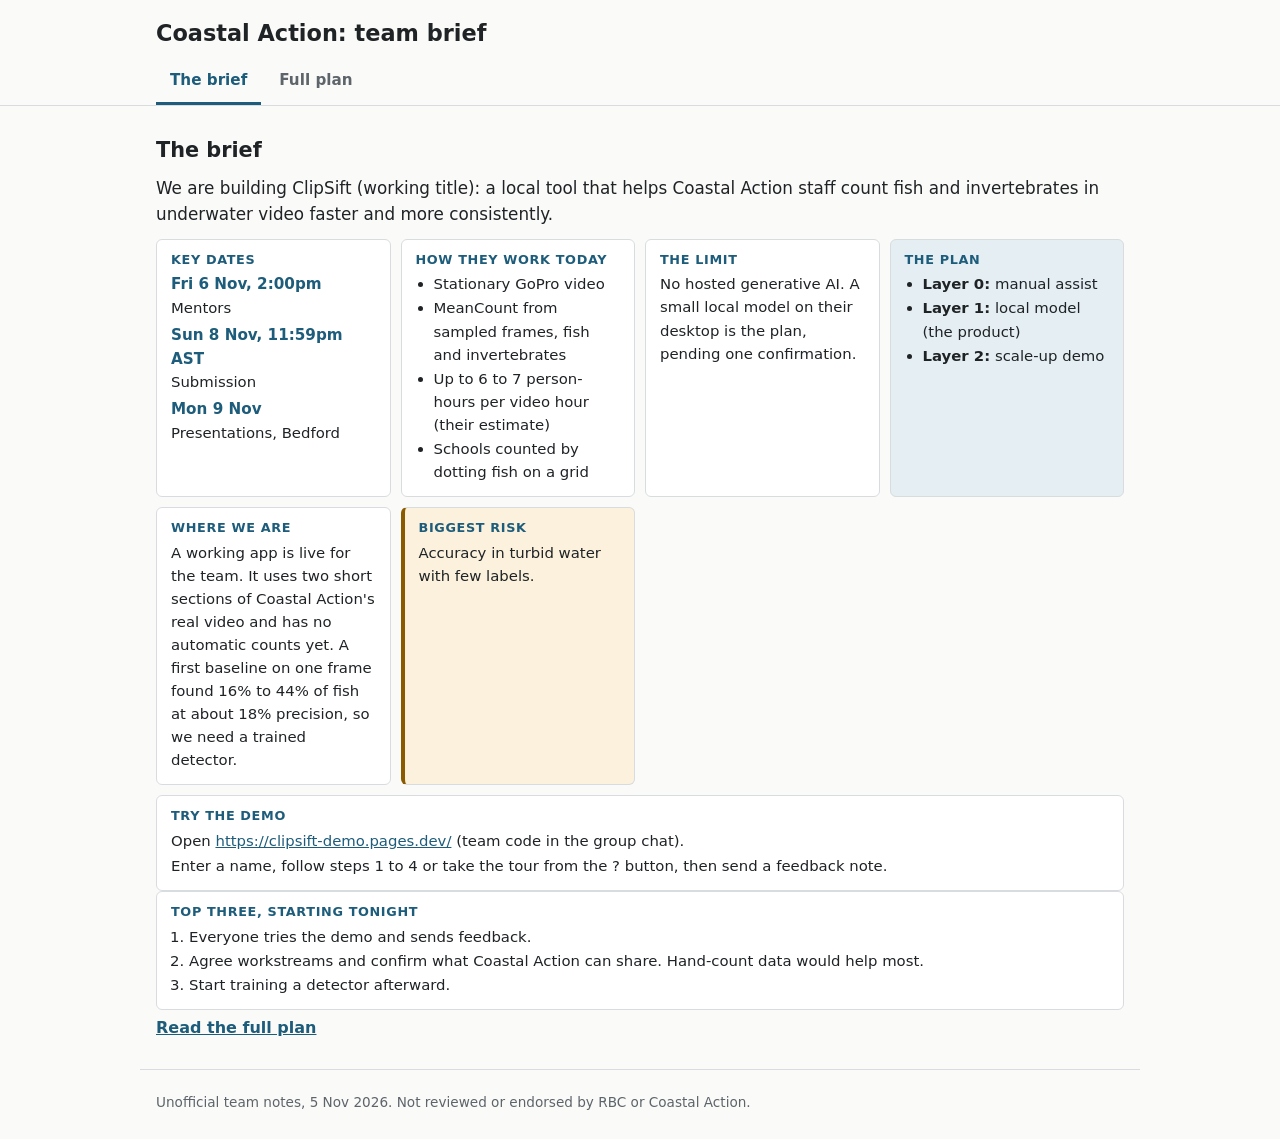
<file: docs/background/HubHacks-2026-Team-Brief.html>
<!DOCTYPE html>
<html lang="en">
<head>
<meta charset="utf-8">
<meta name="viewport" content="width=device-width, initial-scale=1">
<title>Coastal Action: team brief</title>
<style>
:root{--bg:#fafaf8;--fg:#1f2326;--muted:#5d646a;--line:#d9dcde;--card:#ffffff;--accent:#1d5c7a;--accentbg:#e4eef3;--warn:#8a5a00;--warnbg:#fbf1dc;--radius:6px}
@media (prefers-color-scheme:dark){:root:not([data-theme="light"]){--bg:#16191b;--fg:#e4e6e7;--muted:#a0a8ad;--line:#33393d;--card:#1d2124;--accent:#7fc0dd;--accentbg:#1f3440;--warn:#e8c477;--warnbg:#3a2f16}}
:root[data-theme="dark"]{--bg:#16191b;--fg:#e4e6e7;--muted:#a0a8ad;--line:#33393d;--card:#1d2124;--accent:#7fc0dd;--accentbg:#1f3440;--warn:#e8c477;--warnbg:#3a2f16}
:root[data-theme="light"]{--bg:#fafaf8;--fg:#1f2326;--muted:#5d646a;--line:#d9dcde;--card:#ffffff;--accent:#1d5c7a;--accentbg:#e4eef3;--warn:#8a5a00;--warnbg:#fbf1dc}
*{box-sizing:border-box}
html{-webkit-text-size-adjust:100%}
body{margin:0;background:var(--bg);color:var(--fg);font:16px/1.55 system-ui,-apple-system,"Segoe UI",Roboto,"Helvetica Neue",Arial,sans-serif;overflow-wrap:anywhere}
a{color:var(--accent)}
a:focus-visible,button:focus-visible,summary:focus-visible{outline:3px solid var(--accent);outline-offset:2px;border-radius:3px}
header.top{padding:16px 16px 0;max-width:1000px;margin:0 auto}
header.top h1{font-size:1.4rem;margin:0 0 8px}
nav.tabs{position:sticky;top:0;z-index:5;background:var(--bg);border-bottom:1px solid var(--line)}
nav.tabs .in{max-width:1000px;margin:0 auto;padding:0 16px;display:flex;gap:4px;flex-wrap:wrap}
nav.tabs a{display:block;padding:10px 14px;text-decoration:none;color:var(--muted);border-bottom:3px solid transparent;font-weight:600;font-size:.95rem}
nav.tabs a[aria-current="page"]{color:var(--accent);border-bottom-color:var(--accent)}
main{max-width:1000px;margin:0 auto;padding:8px 16px 24px}
.view{display:block}
body[data-view="quick"] #full,body[data-view="full"] #quick{display:none}
h2{font-size:1.3rem;margin:20px 0 8px}
h3{font-size:1.05rem;margin:24px 0 6px;border-top:1px solid var(--line);padding-top:14px}
h4{font-size:.95rem;margin:14px 0 4px}
p,ul,ol{margin:6px 0 10px}
ul,ol{padding-left:22px}
li{margin:3px 0}
code,pre{font:.85rem/1.4 ui-monospace,Menlo,Consolas,monospace}
pre{margin:0;padding:10px 12px}
.note{background:var(--accentbg);border-left:4px solid var(--accent);padding:8px 12px;margin:10px 0;border-radius:0 4px 4px 0}
.caution{background:var(--warnbg);border-left:4px solid var(--warn);padding:8px 12px;margin:10px 0;border-radius:0 4px 4px 0}
.scroll{overflow-x:auto;-webkit-overflow-scrolling:touch;margin:8px 0 12px;border:1px solid var(--line);border-radius:4px;background:var(--card);max-width:100%}
table{border-collapse:collapse;width:100%;min-width:600px;font-size:.88rem}
th,td{padding:6px 9px;border-bottom:1px solid var(--line);text-align:left;vertical-align:top}
th{background:var(--accentbg);font-weight:600}
tr:last-child td{border-bottom:0}
.tag{display:inline-block;font-size:.68rem;font-weight:600;line-height:1.2;padding:1px 6px;margin-left:4px;border:1px dashed var(--warn);color:var(--warn);background:var(--warnbg);border-radius:9px;vertical-align:middle;white-space:nowrap}
.tag.draft{border:1px solid var(--accent);color:var(--accent);background:var(--card);border-radius:3px}
details{border:1px solid var(--line);border-radius:4px;background:var(--card);padding:8px 12px;margin:8px 0}
details summary{cursor:pointer;font-weight:600}
/* quick view */
.lede{font-size:1.05rem;margin:4px 0 12px}
.grid{display:grid;grid-template-columns:repeat(auto-fit,minmax(230px,1fr));gap:10px;margin:10px 0}
.card{background:var(--card);border:1px solid var(--line);border-radius:var(--radius);padding:10px 14px}
.card h3{border:0;margin:0 0 4px;padding:0;font-size:.8rem;text-transform:uppercase;letter-spacing:.05em;color:var(--accent)}
.card ul,.card ol{margin:2px 0;padding-left:18px}
.card li{margin:1px 0;font-size:.93rem}
.card p{margin:2px 0;font-size:.93rem}
.card.dates p b{display:block;color:var(--accent);font-size:.95rem}
.card.dates p{margin:0 0 4px}
.card.risk{border-left:4px solid var(--warn);background:var(--warnbg)}
.card.accent{background:var(--accentbg)}
.go{display:inline-block;margin:6px 0 4px;font-weight:600}
footer{max-width:1000px;margin:0 auto;padding:16px;border-top:1px solid var(--line);color:var(--muted);font-size:.85rem}
@media print{
 body{background:#fff;color:#000;font-size:11pt}
 nav.tabs,.go{display:none}
 body[data-view] #quick,body[data-view] #full{display:block !important}
 #full{page-break-before:always}
 .scroll{overflow:visible;border:1px solid #999}
 table{min-width:0;font-size:9pt}
 pre{white-space:pre-wrap}
 a{color:#000}
 .card{break-inside:avoid}
}
</style>
</head>
<body>
<header class="top">
<h1>Coastal Action: team brief</h1>
</header>
<nav class="tabs" aria-label="Views"><div class="in">
<a href="#quick" data-tab="quick">The brief</a>
<a href="#full" data-tab="full">Full plan</a>
</div></nav>
<main>

<!-- ============ QUICK ============ -->
<section class="view" id="quick" aria-label="The brief">
<h2>The brief</h2>
<p class="lede">We are building ClipSift (working title): a local tool that helps Coastal Action staff count fish and invertebrates in underwater video faster and more consistently.</p>

<div class="grid">
<div class="card dates"><h3>Key dates</h3>
<p><b>Fri 6 Nov, 2:00pm</b>Mentors</p>
<p><b>Sun 8 Nov, 11:59pm AST</b>Submission</p>
<p><b>Mon 9 Nov</b>Presentations, Bedford</p>
</div>
<div class="card"><h3>How they work today</h3>
<ul>
<li>Stationary GoPro video</li>
<li>MeanCount from sampled frames, fish and invertebrates</li>
<li>Up to 6 to 7 person-hours per video hour (their estimate)</li>
<li>Schools counted by dotting fish on a grid</li>
</ul></div>
<div class="card"><h3>The limit</h3>
<p>No hosted generative AI. A small local model on their desktop is the plan, pending one confirmation.</p>
</div>
<div class="card accent"><h3>The plan</h3>
<ul>
<li><b>Layer 0:</b> manual assist</li>
<li><b>Layer 1:</b> local model (the product)</li>
<li><b>Layer 2:</b> scale-up demo</li>
</ul></div>
<div class="card"><h3>Where we are</h3>
<p>A working app is live for the team. It uses two short sections of Coastal Action's real video and has no automatic counts yet. A first baseline on one frame found 16% to 44% of fish at about 18% precision, so we need a trained detector.</p>
</div>
<div class="card risk"><h3>Biggest risk</h3>
<p>Accuracy in turbid water with few labels.</p>
</div>
</div>

<div class="card"><h3>Try the demo</h3>
<p>Open <a href="https://clipsift-demo.pages.dev/" id="demo-link">https://clipsift-demo.pages.dev/</a> (team code in the group chat).</p>
<p>Enter a name, follow steps 1 to 4 or take the tour from the ? button, then send a feedback note.</p>
</div>

<div class="card"><h3>Top three, starting tonight</h3>
<ol>
<li>Everyone tries the demo and sends feedback.</li>
<li>Agree workstreams and confirm what Coastal Action can share. Hand-count data would help most.</li>
<li>Start training a detector afterward.</li>
</ol></div>
<a class="go" href="#full">Read the full plan</a>
</section>

<!-- ============ FULL ============ -->
<section class="view" id="full" aria-label="Full plan">
<h2>Full plan</h2>
<p>This page is for the team: Jacob, Ali, Gina, Wang and Adrien. It covers the Coastal Action problem, what we plan to build, and what we know and do not know. A small <span class="tag">unconfirmed</span> tag marks facts we have not verified. A <span class="tag draft">draft</span> tag marks numbers from Coastal Action's draft protocol, which may change. "Coastal Action told us" marks remarks made to us in conversation, which are not exact quotes. ClipSift is a working title. "Sam" is a fictional persona for the demo.</p>

<nav aria-label="Sections in this plan"><ul>
<li><a href="#s-problem">The problem and the official statement</a></li>
<li><a href="#s-limit">What the AI limit does and does not cover</a></li>
<li><a href="#s-today">How Coastal Action works today</a></li>
<li><a href="#s-photos">What the photos show</a></li>
<li><a href="#s-goal">Goal and recommended MVP</a></li>
<li><a href="#s-layers">The layers and upgrade ladder</a></li>
<li><a href="#s-arch">Architecture</a></li>
<li><a href="#s-train">Training plan</a></li>
<li><a href="#s-over-time">Accuracy over time</a></li>
<li><a href="#s-species">Species system</a></li>
<li><a href="#s-count">Count accuracy and validation</a></li>
<li><a href="#s-data">Data available</a></li>
<li><a href="#s-tools">Similar tools</a></li>
<li><a href="#s-value">Value model</a></li>
<li><a href="#s-hw">Hardware</a></li>
<li><a href="#s-try">Try the demo</a></li>
<li><a href="#s-proto">Prototype status</a></li>
<li><a href="#s-team">Team workstreams and weekend timetable</a></li>
<li><a href="#s-demo">Demo story</a></li>
<li><a href="#s-q">Open questions for Coastal Action</a></li>
<li><a href="#s-claim">Things not to claim</a></li>
<li><a href="#s-src">Key sources</a></li>
</ul></nav>

<h3 id="s-problem">The problem and the official statement</h3>
<p>Coastal Action is a Mahone Bay charity (Bluenose Coastal Action Foundation, operating as Coastal Action). Its problem statement describes Nova Scotia waters with high and rapid tides, deep ports and high turbidity, and a growing number of tropical, invasive and unexpected fish that are hard to identify. Video surveys avoid handling and stressing fish, which is usually prohibited or discouraged. The statement lists four issues with video surveys:</p>
<ul>
<li>An outdated species list, especially with climate change drivers.</li>
<li>Low visibility and interference from algae, sediment, grass and similar material.</li>
<li>Reliance on human detection, with its errors and fatigue.</li>
<li>Staff cost of analysing video.</li>
</ul>
<p>The ask is a resource that can assist with fish detection, identification and numeration within the conditions of Nova Scotia's waters. The statement names no audience beyond that. The document header reads "Blue Coastal Action"; we say "Coastal Action".</p>
<div class="caution"><b>Limitations (official statement, exact wording):</b> "Due to environmental concerns, our use of AI is heavily restricted. At this time, we would not be able to support a publicly hosted AI model. However, we may be able to support an open-source model hosted locally, once we have the hardware to implement the system and more developed guidelines around the use of AI at Coastal Action."</div>
<p>A publicly hosted AI model is ruled out at this time. A locally hosted open-source model is a possibility that depends on hardware and on guidelines Coastal Action is still developing. We have not seen their in-house AI policy.</p>

<h3 id="s-limit">What the AI limit does and does not cover</h3>
<p>Our understanding, from talking with Coastal Action, is that the limit is about large hosted generative AI services such as Claude or ChatGPT. A small model built for one task and run on a local desktop is a different thing. The official wording fits this reading, because it allows for "an open-source model hosted locally". It still mentions hardware and guidelines, so one plain confirmation from Coastal Action is needed before we treat the local model as accepted <span class="tag">unconfirmed</span>.</p>
<div class="scroll"><table>
<thead><tr><th>What the limit is about</th><th>What we are building</th></tr></thead>
<tbody>
<tr><td>Generative AI services like Claude or ChatGPT</td><td>A small, task-specific vision model: a local fish detection model</td></tr>
<tr><td>Hosted or public AI models</td><td>Runs on their desktop, offline, from pinned open-source files; footage stays local</td></tr>
<tr><td>Large-scale compute</td><td>Assists a person, who confirms every count</td></tr>
</tbody></table></div>
<p>The shipped tool uses no hosted generative AI. During development the team treats the footage we receive as public access, so design and training are not limited. This is the team's position and we have not seen it in writing from Coastal Action <span class="tag">unconfirmed</span>. The local-only rule and their policy apply to what we hand over.</p>
<details><summary>Q&amp;A line if asked about the limit</summary>
<p><b>Q:</b> Does the tool use hosted generative AI, and what about energy?<br><b>A:</b> It runs locally on their desktop with no hosted generative AI. We have not measured energy use.</p>
</details>

<h3 id="s-today">How Coastal Action works today</h3>
<p>Coastal Action told us a GoPro records clips, several of which need review. Review is manual, mainly in VLC plus basic image software. For fish counts, a person takes a still and does a grid-based tagging count. Contrast and basic edits have helped, but Coastal Action described it as "far from a perfect science". Movement matters: a crab that was hard to see in one still showed up more easily in a short clip because it moved.</p>
<p>Coastal Action told us it takes up to about 7 person-hours to assess 1 hour of video, with our notes recording 6 to 7. This is a spoken estimate, not a measurement.</p>
<h4>The draft Video Analysis Protocol <span class="tag draft">draft</span></h4>
<p>Coastal Action shared a draft protocol with open comments, so every number in it may change.</p>
<ul>
<li><b>Setup:</b> stationary, unbaited remote underwater video. Results feed long-term monitoring of a living shoreline offsetting project, so results must stay comparable across years.</li>
<li><b>Window:</b> about 15 minutes of each video, after discarding the first and last minute, with up to 4 more minutes removable for sediment or setup <span class="tag draft">draft</span>.</li>
<li><b>Metric:</b> MeanCount from systematic subsamples: 15 frames at 60 second intervals <span class="tag draft">draft</span>. Another draft version cites 60 points at 12 second intervals and an accuracy inflexion at 60 frames <span class="tag draft">draft</span>. Which applies is an open question.</li>
<li><b>At each point:</b> watch about 5 seconds either side for context, and count only within the designated one second, to avoid double counting <span class="tag draft">draft</span>.</li>
<li><b>What is counted:</b> fish and invertebrates (crabs, shrimp, worms, snails), plus species richness per video and whether juveniles are present.</li>
<li><b>Two-of-four rule:</b> count an organism only if at least two of four characteristics hold: shape, anatomical features, colouration or flashes, swimming behaviour or movement. When unsure, exclude. Undercounting is preferred to overcounting.</li>
<li><b>Visibility:</b> recorded in categories: under 0.5 m, 0.5 to 1.0 m, 1.0 to 1.5 m, over 1.5 m.</li>
<li><b>Quality control:</b> at least 10% of annotated frames are counted a second time, blind, by another person. The target is under 6% difference and 95% agreement <span class="tag draft">draft</span>. The protocol does not include its percent-difference formula.</li>
</ul>
<p><b>Open discrepancies.</b> Recording length is unconfirmed: about 20 minutes in the protocol, about 1 hour in conversation, and 35:47 for the video we have. The usual length is to confirm. Coastal Action described grid tagging, but the protocol does not mention a grid. Both go to Coastal Action.</p>

<h3 id="s-photos">What the photos show</h3>
<p>Coastal Action shared 28 marked screenshots from 9 and 10 September subsamples (about 1918 by 1078 pixels). They show a stationary camera, a measuring pole in frame, and a rock or sand seabed.</p>
<ul>
<li><b>Schools are counted with a grid.</b> A grid of about 5 columns by 3 rows is laid over the frame, with one dot per fish and a total in each cell. Two example frames read about 102 and 46 fish by the written totals. The handwriting readings need checking <span class="tag">unconfirmed</span>.</li>
<li><b>Large animals get ellipses.</b> Red ellipses mark individual animals, including large, camouflaged crabs on the bottom.</li>
<li><b>Enhancement.</b> Some frames were strongly adjusted in an image editor. Marked and unmarked versions exist for some moments.</li>
<li><b>Recording length.</b> The VLC bars show totals of about 36 minutes, matching the 35:47 video we have.</li>
</ul>
<p>This suggests two separate detection problems: small schooling fish in midwater (about 120 pixels long at 4K and faint, many per frame) and large camouflaged animals on the bottom. A plain box detector may struggle with the first.</p>
<div class="caution"><b>Do not train on the marked screenshots directly.</b> A model would learn the red marks and the player bar. We extracted dots with a script. In cells with written totals, the dot counts match those totals. Elsewhere the script picks up seabed texture (for example 58 dots in one cell, 567 black dots in one image). Treat the extractions as weak labels that need a person to check them. Clean frames at the same timestamps should come from the original video.</div>

<h3 id="s-goal">Goal and recommended MVP</h3>
<p><b>Goal.</b> Build a program that makes Coastal Action's MeanCount workflow fast and consistent by their own rules. The tool assists a person and does not take over review. With it, more subsample points could become affordable, since one draft version of the protocol cites an accuracy inflexion at 60 frames. We state no time saving and no accuracy. The harder part is training and accuracy over time in turbid water, as sites, seasons and cameras vary.</p>
<p>Our judgement is that the strongest package is Layers 0 and 1 as the product, with a contained Layer 2 demo to show the scale-up path.</p>
<h4>Must-have</h4>
<ul>
<li>Automatic detection, tracking and counts on a long recording (Layer 1, on by default).</li>
<li>A review queue ordered by model uncertainty, so uncertain and disagreeing segments come first.</li>
<li>Local fine-tuning from reviewed frames, overnight on a GPU where one exists, or on a borrowed GPU with the weights copied back.</li>
<li>Species suggestions with a gallery. Low-confidence cases stay "unknown" and go to a person.</li>
<li>Method match: subsample points by their protocol, a dot tool and optional grid for schools, and the two-of-four checklist.</li>
<li>Export in their sheet layout, shown beside the human count on stills they already counted.</li>
<li>Manual-assist mode (Layer 0) in the same review app, as a fallback and a check.</li>
<li>Safeguards: unexplained motion is labelled "movement, unidentified" and reviewed, never dropped; quiet time is set aside, never deleted, with a random human audit of roughly 5%; a test of proxy resolution against full resolution.</li>
</ul>
<h4>Should-have</h4>
<ul><li>A site-aware species shortlist (watershed-level status only), per-site calibration, and an accuracy dashboard across model versions.</li></ul>
<h4>Out of scope</h4>
<ul><li>Real-time counting, sonar fusion, stereo length measurement, and hosted generative AI in the shipped tool.</li></ul>

<h3 id="s-layers">The layers and upgrade ladder</h3>
<div class="scroll"><table>
<thead><tr><th></th><th>Layer 0: manual assist</th><th>Layer 1: local model, the product</th><th>Layer 2: scale-up demo</th></tr></thead>
<tbody>
<tr><td><b>What runs</b></td><td>Motion flagging, median background, difference view, contrast, grid tagging, species list</td><td>A local fish detector (YOLO-small or MegaFishDetector in ONNX), tracking, BioCLIP 2 species suggestions on crops. On by default</td><td>Bigger local models such as SAM 3.1, larger detectors and stronger species models, on a stronger GPU or workstation. A pre-computed, labelled proof of concept</td></tr>
<tr><td><b>For</b></td><td>Any staff member on any PC</td><td>Staff, as the main tool</td><td>Decision makers, to see what a stronger machine gives</td></tr>
<tr><td><b>Hardware</b></td><td>Current PC, CPU only</td><td>Same on CPU; a planned GPU would speed runs and allow local fine-tuning</td><td>CUDA GPU for SAM 3 (848M parameters; no memory figure found). Untested on the planned GPU</td></tr>
<tr><td><b>Licence</b></td><td>Our code and standard libraries</td><td>Open-source weights only. BioCLIP 2 is MIT. Ultralytics is AGPL-3.0. MegaFishDetector says MIT but is YOLOv5-based, and inheritance is unconfirmed <span class="tag">unconfirmed</span></td><td>SAM 3 uses a custom SAM License that we have not fully read. Acceptable for a demo and development, not assumed acceptable for Layer 1</td></tr>
<tr><td><b>Status</b></td><td>Fallback in the shared review app</td><td>Core product. Currently a non-ML stand-in</td><td>Contained demo, not shipped</td></tr>
</tbody></table></div>
<p><b>Optional extra.</b> The team may run a cloud generative vision model in development as a comparison. It is not part of what ships, not a pitch headline, and no footage goes to a cloud service without a team decision. Counts from such models are unproven: the best frontier model scored 42.1% exact accuracy at counting repetitions in video (PushupBench). That is pushups, not fish, so it is a warning sign only. There are no turbid underwater figures, so we would measure on our own holdout.</p>
<p><b>Licence choice.</b> Because Layer 1 is the product, choose the detector licence early. AGPL is workable if the tool's source goes to Coastal Action with it. RT-DETR is a possible permissive alternative <span class="tag">unconfirmed</span>.</p>
<h4>Upgrade ladder</h4>
<p>Coastal Action's options over time. All timings are estimates, not measured on their hardware.</p>
<div class="scroll"><table>
<thead><tr><th>Step</th><th>Change</th><th>Unlocks</th></tr></thead>
<tbody>
<tr><td>0</td><td>Current PC: Ryzen 5 5500, 32GB RAM, GTX 770 treated as CPU only</td><td>Layer 0, and Layer 1 run overnight (about 20 to 75 minutes per video hour, 90 or more for 4K HEVC on a slower CPU)</td></tr>
<tr><td>1</td><td>Planned upgrade with an RTX 3060 12GB (confirm the 12GB version)</td><td>Faster Layer 1 (for a basic 6 to 8GB GPU an estimate is 10 to 30 minutes per video hour, not measured on a 3060), local fine-tuning, and likely some Layer 2 experiments, untested</td></tr>
<tr><td>2</td><td>A 16 to 24GB CUDA GPU</td><td>More headroom for SAM 3.1 and a quantised 8B open vision-language model</td></tr>
<tr><td>3</td><td>A 48GB+ GPU or a server</td><td>Larger open models and batch pre-labelling</td></tr>
<tr><td>4</td><td>Coastal Action agrees to a cloud API</td><td>A cloud generative vision model as an optional reasoner</td></tr>
</tbody></table></div>
<h4>Layer 1 model plan</h4>
<p>Small schooling fish: candidates are tiled detection or point-based counting, tested against plain box detection. We make no claim yet that either works. Camouflaged crabs: a detector plus motion across the context window around each point. The protocol says flounder are missed unless moving, and Coastal Action's crab example agrees. No controlled study we found shows motion beating single-frame detection, so the movement feature follows Coastal Action's practice and is not proven.</p>
<p><b>Conservative rule.</b> The protocol prefers undercounting, so a model count must follow it. Calibrate thresholds to undercount rather than overcount, and report the threshold with every count. How the model should treat the two-of-four rule is an open question for Coastal Action. Dense processing happens first only in the context windows around the subsample points, which is far less video than the full window. The full-window scan follows, for species richness.</p>

<h3 id="s-arch">Architecture</h3>
<ul>
<li><b>Stages:</b> SegmentProposer, Detector, Tracker, Classifier, Counter. Every stage writes to one shared JSON schema per segment, and one config file picks the layer and the backend for each stage. The app joins layers on segment and shows them side by side. Disagreements are queued first.</li>
<li><b>Local review app:</b> Python backend, browser interface, no internet. The unit of work is one long recording (stitched GoPro chapters) as a timeline.</li>
<li><b>Review view:</b> the still with an optional grid, a loop cut from the original, a difference view (frame beside frame minus median background), and display-only contrast sliders that never touch the stored original.</li>
<li><b>Proxy-resolution risk:</b> downscaling for the motion scan can erase small, faint movement. Stills and loops come from the originals. We test the proxy against higher resolution on a known cryptic clip.</li>
<li><b>Set-aside audit:</b> quiet time is set aside, never deleted, and a random human audit of roughly 5% makes silent misses measurable.</li>
<li><b>Export:</b> in their sheet layout, with the model count shown beside the human count.</li>
</ul>

<h3 id="s-train">Training plan</h3>
<p>Label quantities here are our inference, since we found no published minimum for fish detection. A practical range is 300 to 1,000 local frames to fine-tune a generic "fish" detector from a pretrained start. Species level needs far more per class, so species stays a review-queue job.</p>
<div class="scroll"><table>
<thead><tr><th>Situation</th><th>Route</th></tr></thead>
<tbody>
<tr><td>Past videos with hand counts</td><td>Run a generic detector zero-shot and score it against the sheets. Review the videos with the biggest disagreements, fine-tune, then re-check against the sheets.</td></tr>
<tr><td>Past videos, no counts</td><td>Pre-label with a detector plus motion, then review 200 to 500 frames in active-learning order. Pretrain on Brackish, then fine-tune.</td></tr>
<tr><td>A few manual samples only</td><td>Pre-label and review about 100 frames. Fine-tune on Brackish plus these, with a held-out test. Synthetic copy-paste images may be added but never enter the test set.</td></tr>
</tbody></table></div>
<ul>
<li><b>Hand-count spreadsheets.</b> Matt is asking the technician about hand count data, which would be the biggest help. If shared, each row is a frame-level label: a count for a known video and timestamp. Use them for validation first (signed bias and mean absolute error per clip), then calibration (per-site correction and thresholds), then triage. Count-supervised training is roadmap only. FishDetector-R1 reports 30% lower error on DeepFish from sparse point labels, but it is research code and we read the abstract only.</li>
<li><b>Pre-label then review</b> is the biggest saver. Filter pre-labels by confidence, because unfiltered pseudo-labels bake in errors.</li>
<li><b>Active-learning order:</b> frames near the threshold, detector disagreement, unlabelled embedding clusters, tool-versus-sheet disagreement, and a random 10% holdout. Neighbouring frames never split across sets.</li>
<li><b>Transfer:</b> start from Brackish or MegaFishDetector weights. Scene layout drives cross-site loss more than haze (Piccolo et al., abstract only), so expect to need local frames.</li>
<li><b>Few-shot species gallery:</b> 5 to 20 reviewed crops per species, nearest neighbour on BioCLIP 2 or DINO embeddings. Below a threshold, send to review.</li>
</ul>

<h3 id="s-over-time">Accuracy over time</h3>
<p>All of this is our design, not tested. Review writes labels. The model, the dataset manifest and the config are versioned and never overwritten. Frozen holdouts are split by video (an unseen site, date or season, and hard turbidity; about 20 to 30 videos or 300+ labelled frames), and a "fresh" set grows each season.</p>
<ul>
<li><b>Tracked per version:</b> recall at fixed precision, per-clip count bias and error, reviewer correction rate, and unknown-species rate.</li>
<li><b>Retrain triggers:</b> correction rate up 25% relative, a new site, season or camera, a turbidity shift, or a watch-list species.</li>
<li><b>Retrain rule:</b> after roughly 300 to 500 reviewed frames or a season, and only if the candidate beats the current model on the frozen and fresh sets. Keep a rollback.</li>
<li><b>Borrowed GPU option:</b> a free T4 with about 2,000 images takes 20 to 60 minutes (estimate). Copy the ONNX weights to the desktop.</li>
</ul>

<h3 id="s-species">Species system</h3>
<p>The backbone is the WoRMS AphiaID, cross-referenced to GBIF key, ITIS TSN, FishBase code and iNaturalist ID. Cod, American eel and black sea bass resolved cleanly in our test. GBIF is the fallback for freshwater taxa. WoRMS's licence field was empty in our test, so confirm it <span class="tag">unconfirmed</span>.</p>
<p>The species list is versioned and offline, built by one rerunnable script:</p>
<ol>
<li>Seed list plus DFO survey species (Open Government Licence).</li>
<li>Resolve to AphiaID. Synonyms and English and French vernacular names become aliases.</li>
<li>Distribution tier from OBIS and GBIF. Absent species go to a watch tier, never deleted.</li>
<li>Traits from the rfishbase parquet snapshot.</li>
<li>Flags: at-risk (hand-entered with a date), invasive, range-expander.</li>
<li>Images filtered per image: keep CC0, CC BY and CC BY-SA. CC BY-NC is a team decision. Drop the rest.</li>
<li>Freeze as a dated JSON file with a manifest.</li>
</ol>
<p>Open-licensed images are scarce: 1 of 60 Nova Scotia cod and 21 of 352 eel observations pass an open filter, and black sea bass has none. Coastal Action's reviewed frames are the best reference set. The list is editable, an "unexpected, review" tier and an unknown queue drop nothing, and the shortlist shows watershed-level status only because ACCDC location rules are unverified.</p>

<h3 id="s-count">Count accuracy and validation</h3>
<p>Report four things: MaxN (with its frame), MeanCount over fixed-interval stills, tracked unique count where tracking allows, and the human count. These are relative indices, not abundance.</p>
<ul>
<li><b>Published figures</b> do not transfer to Nova Scotia. Mask R-CNN MaxN ran 1.5% and 7.8% above experts and citizen scientists with F1 92.3% in one Queensland setting (abstract only). The claim that MaxN follows a power function of abundance is a lead we could not see on the page we read <span class="tag">unconfirmed</span>.</li>
<li><b>Interval.</b> Follow their interval as the default. On validation clips, check how MeanCount changes with more points, as a suggestion to them and not a change to their method.</li>
<li><b>Uncertainty.</b> Report a range (bootstrap over frames for MeanCount, a confidence band for species), score visibility per clip, and mark low-visibility clips "counts are minima".</li>
<li><b>Ceiling.</b> Human-to-human agreement is the limit the tool is judged against.</li>
<li><b>Yardstick.</b> Use Coastal Action's own quality control numbers <span class="tag draft">draft</span>. With small counts one fish can exceed 6%, so report absolute differences too. We do not claim the tool meets these.</li>
</ul>
<h4>Validation protocol</h4>
<ol>
<li>Use the single labelled set described in the weekend plan: clear and turbid footage mixed, public footage if none arrives, said plainly. A stretch target is 10 clips of 5 minutes.</li>
<li>Two or more people annotate independently (timestamp, species or unknown, count per subsample point, using their rules) and time themselves.</li>
<li>Measure human-to-human agreement first: count difference, MaxN, species (percent and Cohen's kappa).</li>
<li>Reconcile to a consensus set.</li>
<li>Run Layer 1 on the same stills, with Layer 0 as the human baseline. Compare to each person and to the consensus.</li>
<li>Stratify by visibility and abundance (0, 1 to 3, 4+).</li>
<li>Record review minutes per clip with and without suggestions, in a split, swapped design so no person reviews the same clips twice.</li>
</ol>
<p><b>A good result</b> is a tool that differs from consensus about as much as one person differs from another, with human-plus-tool review faster than annotating alone. Expect lower accuracy than published figures on turbid footage. Ten clips is a pilot, not proof.</p>

<h3 id="s-data">Data available</h3>
<p>No public dataset matches cold, turbid Nova Scotia water with fish labels. Every public set we found is tropical, reef, aquarium, river sonar or deep sea. <b>Our top request:</b> one GoPro recording, even 10 minutes, ideally with a known cryptic animal, plus the matching hand-count spreadsheet and clean originals of the marked frames.</p>
<div class="scroll"><table>
<thead><tr><th>Item</th><th>What it is</th><th>Licence or caution</th><th>Fit</th></tr></thead>
<tbody>
<tr><td>Coastal Action footage and sheets</td><td>Recordings of unconfirmed length, probably several GoPro chapter files</td><td>The team treats early footage as public access for development. Not seen in writing. Reuse terms unknown <span class="tag">unconfirmed</span></td><td>The one thing that matters</td></tr>
<tr><td><a href="https://vap.aau.dk/the-brackish-dataset/">Brackish</a> (Aalborg)</td><td>89 videos, 14,674 images on the Roboflow copy; 6 classes (fish, small fish, crab, shrimp, jellyfish, starfish). Cold, brackish, turbid Danish water</td><td>Licence unconfirmed. CC BY 4.0 appeared only in a search snippet and the source page states none. Check in a browser <span class="tag">unconfirmed</span></td><td>Best fallback proxy; "fish" is one class</td></tr>
<tr><td><a href="https://novascotia.ca/water-resources-data-portal/">NS Water Resources Data Portal</a></td><td>Groundwater, river, lake, water quality and weather data</td><td>The portal says it is not definitive, and station data may not reflect nearby conditions. Coastal Action mentioned a recent provincial water release, name unknown. Whether this is it is unconfirmed <span class="tag">unconfirmed</span></td><td>Context layer</td></tr>
<tr><td><a href="https://ouvert.canada.ca/data/dataset/ae6e6074-4321-09ee-cec1-a7d111de95bc">NS 1:10,000 watersheds</a></td><td>Watershed polygons in CSV, GeoJSON and SHP</td><td>Open Government Licence, Nova Scotia</td><td>Watershed join for the shortlist</td></tr>
<tr><td>ACCDC rare-species records on <a href="https://api.gbif.org/v1/dataset?q=atlantic%20canada%20conservation%20data%20centre">GBIF</a></td><td>Rare and at-risk records</td><td>CC BY 4.0 on GBIF. The ACCDC site did not connect, so its sensitive-location rules are unverified <span class="tag">unconfirmed</span></td><td>Watershed-level status only</td></tr>
<tr><td>GBIF and OBIS occurrences</td><td>Mostly citizen science with uneven sampling; OBIS is marine only</td><td>GBIF licences vary per record (CC BY, CC0, CC BY-NC). Check before public use</td><td>Shortlist input and reference images</td></tr>
<tr><td>FathomNet, DeepFish, OzFish, Caltech Fish Counting</td><td>Deep-sea ROV, tropical Australia, Western Australia BRUVs, river sonar</td><td>Terms not confirmed <span class="tag">unconfirmed</span></td><td>Weak; wrong habitat</td></tr>
<tr><td>YouTube or BRUV clips</td><td>Searchable, none vetted</td><td><b>Must not be scraped, trained on or redistributed.</b> Use only with the uploader's permission or a CC licence, and only for a private demo</td><td>Private demo clip at most</td></tr>
<tr><td><a href="https://huggingface.co/FathomNet/megafishdetector">MegaFishDetector</a></td><td>Generic "fish" boxes, YOLOv5-based, no accuracy numbers on the card</td><td>MIT on the card, but built on AGPL YOLOv5. Whether the weights inherit AGPL is unconfirmed <span class="tag">unconfirmed</span></td><td>Detector option</td></tr>
<tr><td><a href="https://github.com/fishial/fish-identification">Fishial</a></td><td>Detector, classifier (866 classes, 93.22%) and segmenter</td><td>Repo is MIT. The 93.22% is on its own test set only. The detector is YOLO-based, so the same inheritance question applies</td><td>Detector option</td></tr>
<tr><td><a href="https://huggingface.co/imageomics/bioclip-2">BioCLIP 2</a></td><td>Zero-shot species suggestions; the card warns of bias toward well-represented species</td><td>MIT</td><td>Suggestions on tracked crops only</td></tr>
<tr><td><a href="https://github.com/ultralytics/ultralytics">Ultralytics YOLO</a></td><td>Easiest training and export</td><td>AGPL-3.0. Fine for a proof of concept; flag it for a product</td><td>Optional</td></tr>
<tr><td><a href="https://gopro.github.io/gpmf-parser/">GoPro GPMF telemetry</a></td><td>Accelerometer (about 200 Hz), gyro and timestamps. HERO12 has no GPS receiver</td><td>GoPro's own support page would not load, so other GoPro figures are orders of magnitude</td><td>Accelerometer spikes flag camera shake</td></tr>
</tbody></table></div>

<h3 id="s-tools">Similar tools</h3>
<div class="scroll"><table>
<thead><tr><th>Name</th><th>What to learn from it</th></tr></thead>
<tbody>
<tr><td><a href="https://fundyforce.ca/news-and-updates/2021-03-26/ai-software-developed-in-n-s-provides-glimpse-into-wild-and-murky-bay-of-fundy-cbc-news">Echofilter</a> (Dalhousie, FORCE)</td><td>AI proposes, a person verifies, in murky Fundy water. Reported as saving more than half of 70 to 80 hours per 24 hours of data. Sonar, not video</td></tr>
<tr><td><a href="https://www.innovasea.com/wp-content/uploads/2026/01/Innovsea-PR-Tagless-Fish-Detection-5-11.pdf">Innovasea Ocean Aware</a> (Dartmouth)</td><td>Shows demand. Its "90 percent" is a company claim from early trials, partly sonar-based, and not comparable to optical video in turbid water</td></tr>
<tr><td>VIAME and DIVE (Kitware)</td><td>Free, proven backbone. VIAME core is BSD-3 with some more restrictive optional add-ons; DIVE is Apache-2.0. Generic and heavy to install</td></tr>
<tr><td>Mystic River herring project <span class="tag">unconfirmed</span></td><td>Closest nonprofit analogue: motion-triggered clips, volunteers validate, AI added later</td></tr>
<tr><td>Salmon Vision <span class="tag">unconfirmed</span></td><td>Community-led, small team, person in the loop. Fixed weir camera, easier than tidal sites</td></tr>
<tr><td><a href="https://www.frontiersin.org/articles/10.3389/fmars.2022.944582/pdf">AIMS BRUVS workflow</a></td><td>About 4,000 video hours needing about 12,000 analyst hours per year (about 3 to 1, Australian). Context only, not our ratio</td></tr>
<tr><td><a href="https://coralnet.ucsd.edu/about/">CoralNet</a></td><td>Annotate a few, auto-label the rest. Still images of seabed life, not fish video</td></tr>
</tbody></table></div>

<h3 id="s-value">Value model</h3>
<p>The value claim is a proposal: fast, consistent MeanCount by their rules, with more subsample points affordable. We state no time saving. The formula below is for year one, using measured numbers only.</p>
<ul>
<li>V: video hours per year (Coastal Action to supply).</li>
<li>a: analyst hours per video hour today. Coastal Action's spoken estimate is 6 to 7, not measured.</li>
<li>b: human hours per video hour with the tool, measured by us including review, for each layer.</li>
<li>w: loaded hourly wage, and S: one-time setup hours (Coastal Action to supply).</li>
</ul>
<p><b>Hours saved in year one = V x (a - b) - S.</b> Cost saved = hours saved x w. Unattended computer hours are counted separately. We make no time-saving ratio and no claim of 10 minutes until measured. The idea of cutting 7 hours to 10 minutes is an aspiration, not a result.</p>

<h3 id="s-hw">Hardware</h3>
<ul>
<li><b>Current PC</b> (Coastal Action emailed us): Ryzen 5 5500, 32GB RAM, GTX 770. The GTX 770 is a Kepler card (compute capability 3.0), and current deep learning stacks are unlikely to support it, untested. We treat the PC as CPU only. Coastal Action told us it would start by running the tool on a local desktop, and that the unit is considered feasible.</li>
<li><b>Planned upgrade</b> "in the near future", specified to host a 30 to 40 billion parameter model: ideally Ryzen 7 7700X, 32GB DDR4 RAM, RTX 3060 12GB. Not yet bought.</li>
<li><b>DDR5 point.</b> AMD lists the Ryzen 7 7700X as DDR5 only (socket AM5). The email's "32GB DDR4" with a 7700X will not work.</li>
<li><b>12GB point.</b> NVIDIA sells the RTX 3060 in 12GB and 8GB variants. Confirm the 12GB version when buying.</li>
<li><b>30 to 40B point.</b> Weights alone for such a model are about 15 to 20GB at 4-bit (our arithmetic). That is more than 12GB of video memory, so it would offload to system RAM and run slowly. Small vision models fit comfortably and do not need it. We should ask Coastal Action what the 30 to 40B model is for.</li>
<li>The upgrade plan shows a local model is on Coastal Action's roadmap, though the wording of their limit still calls for one plain confirmation.</li>
</ul>

<h3 id="s-try">Try the demo</h3>
<p>The team demo is at <a href="https://clipsift-demo.pages.dev/" id="demo-link">https://clipsift-demo.pages.dev/</a>. It needs a team code, shared in the group chat.</p>
<ul>
<li><b>What it holds.</b> Two 2.5 minute sections of Coastal Action's real video (T1 STAT 2): 20:30 to 23:00, with a school of fish around 22:00, and 13:00 to 15:30. They are scaled to 1080p, with points every 15 seconds for demo purposes rather than their 60 seconds.</li>
<li><b>No automatic counts yet.</b> People count by hand. Counts stay in each person's browser.</li>
<li><b>Steps.</b> Open the link and enter a name. Follow steps 1 to 4, or take the tour from the ? button. A fake-data sample is also in the menu.</li>
<li><b>Feedback.</b> The Feedback button sends notes to Jacob's team list. Please send at least one note before the meeting.</li>
</ul>

<h3 id="s-proto">Prototype status</h3>
<p>A working app exists, with the team demo above. The code is in the clipsift folder next to this brief. It has a pipeline, a review app with a subsample queue, dot and ellipse tools, quality control mode, export, a species list of 42 entries, an annotation extractor, and 49 automated tests that pass. A synthetic test clip runs through the pipeline, export and review app in a browser: results load, the context clip plays, dots land in the right grid cells and feed the count field.</p>
<h4>Real footage findings</h4>
<ul>
<li><b>Video.</b> 4K HEVC, 35:47 long. The camera clock reads 2016, so dates come from folders.</li>
<li><b>Speed.</b> The pipeline processed a 15 minute window in 324 s on a fast Mac (M4 Pro). Coastal Action's PC will be slower; not measured.</li>
<li><b>Motion filter.</b> It set aside 21 of 40 segments. 29 segments were flagged low visibility. The non-ML stand-in counted 0.13 per point, which is not a measure of accuracy.</li>
<li><b>Real labels.</b> Their hand dots are real labels: 103 dots transferred to a clean 4K frame at 22:00.3, aligned, and confirmed on fish by eye in the area viewed. One frame so far.</li>
<li><b>Frame matching.</b> VLC timestamps are not exact enough. The 22:00 images match about 22:00.3 and 22:01.1, so labels are matched by image.</li>
<li><b>Fish size.</b> Fish there are about 120 px long at 4K and faint.</li>
<li><b>First baseline.</b> On that frame, simple background subtraction found 16% to 44% of fish with about 18% precision. This is one frame and a baseline only. Most false hits were seabed and light beams. So a trained detector is needed.</li>
<li><b>Known fix.</b> The filename parser reads transect T1 but not STAT from "T1-STAT2".</li>
<li><b>Window.</b> The default window is 1:00 to 16:00, while marked points on this video include 14:00 and 22:00. Window choice is to confirm.</li>
</ul>
<p>A private test clip is also used for checks. The motion stand-in marked every segment active there and counted surface ripples and weed. It is for local checks only.</p>
<div class="caution"><b>What it is not.</b> There is no trained detector yet, so nothing counted automatically is model accuracy. Layer 1 uses a non-ML stand-in that reacts to any movement (shake, kelp, bubbles). Tiled inference and the point-counting stub are off by default and untested. The quality control percent-difference formula is a placeholder because the protocol omits it. Layer 2 and the species classifier are stubs.</div>
<h4>How to run it</h4>
<p>Needs Python 3.10 or newer, and ffmpeg on the path for browser-playable loops. Run from the clipsift folder.</p>
<div class="scroll"><pre><code>python3 -m venv .venv
source .venv/bin/activate
pip install -r requirements.txt
brew install ffmpeg
python -m clipsift run "path/to/GX010221_T1@1217pm.MP4" "path/to/GX020221_T1@1226pm.MP4" --out runs
python -m clipsift export runs/GX0221_T1
python -m clipsift evaluate runs/GX0221_T1/results.json --labels labels.csv --out eval_rows.csv
python -m pytest</code></pre></div>
<p>On Windows use <code>py -m venv .venv</code>, <code>.venv\Scripts\Activate.ps1</code> and <code>winget install Gyan.FFmpeg</code>. <code>run</code> groups GoPro chapters by video number into one timeline. <code>--layer 0</code> runs manual assist only. The README in the clipsift folder lists every option. The video ID is a guess at their spreadsheet format and can be overridden.</p>

<h3>How we'll be judged</h3>
<p>This is the 2025 rubric; the 2026 one may differ. Up to 10 minutes to present, then 5 minutes of questions. Each of five criteria is scored 0 to 3, for a total out of 15.</p>
<ul>
<li><b>Impact:</b> solves the stated problem; feasible and scalable; shows strong understanding of the problem.</li>
<li><b>Functionality:</b> designed for the end user; stable, good-quality code; can adapt to future needs.</li>
<li><b>Innovation:</b> a fresh approach; diversity of thought; current technology used creatively.</li>
<li><b>Presentation:</b> clear and concise; engaging; strong answers to questions.</li>
<li><b>Execution:</b> meets expectations; creative, sound and well presented; everyone clearly took part.</li>
</ul>
<h3 id="s-team">Team workstreams and weekend timetable</h3>
<p><b>Tonight, Thu 5 Nov, about 8:30pm:</b> everyone tries the demo and sends feedback, we agree workstreams, and we confirm what Coastal Action can share. Training work starts afterward. Accuracy and training details come later this weekend.</p>
<p>Individual skills are not recorded, so these are workstreams, not assignments. Jacob, Ali, Gina and Wang are in the Master of Business Analytics, and Adrien is in the Master of Computing and Data Analytics. The judging rubric we have (the 2025 version, which the 2026 one may not match) scores Execution partly on whole-team participation, so everyone should visibly contribute. Labelling is the shared bottleneck, so everyone labels.</p>
<div class="scroll"><table>
<thead><tr><th>Workstream</th><th>Scope</th></tr></thead>
<tbody>
<tr><td>Pipeline and models</td><td>Extend the skeleton. Train the first real detector for Layer 1 first, then the Layer 2 demo, and extend the evaluate command</td></tr>
<tr><td>Review app and interface</td><td>Build on the skeleton's review app: timeline, side-by-side layers, species list editor</td></tr>
<tr><td>Labelling and validation</td><td>Labelling rules, the benchmark set, the validation protocol, metric tables</td></tr>
<tr><td>Species data</td><td>The WoRMS build script, aliases, flags, images, unknown queue</td></tr>
<tr><td>Pitch and value</td><td>Questions and answers, value model, deck, the Sam demo, submission format</td></tr>
</tbody></table></div>
<h4>Labelled set (build first)</h4>
<p>One labelled set serves both the benchmark and the validation protocol. It holds 20 to 30 segments of 30 to 60 seconds across several videos (Coastal Action's if they arrive, else Brackish and public clips). Two people label each: MaxN, unique count, and boxes on 5 frames. Split by video, about 60% development and 40% locked test. Prefer protocol-style subsample points, and score against hand counts if the technician shares them. Report n and failures. About 25 segments is directional only.</p>
<div class="scroll"><table>
<thead><tr><th>When</th><th>Plan</th></tr></thead>
<tbody>
<tr><td>Fri 6 Nov</td><td>2:00pm mentor meeting. Run the pipeline on any further real clip that arrives. Top task through Saturday: train the first real detector. Agree labelling rules and make the first labels.</td></tr>
<tr><td>Sat 7 Nov</td><td>Get the first real detector working on a long recording by about midday, then the review-and-fine-tune loop and the species gallery. Layer 2 sits in a fixed 4-hour time box. Stop rule: if SAM 3.1 gives no tracked boxes on a test clip within 2 hours, stop and report it as not achieved. Labelling in shifts.</td></tr>
<tr><td>Sun 8 Nov</td><td>Evaluation and validation tables. Freeze at midday. Rehearse twice. Submit before 11:59pm AST.</td></tr>
<tr><td>Mon 9 Nov</td><td>In-person presentations at the RBC Halifax Innovation Hub in Bedford. We expect up to 10 minutes presenting and 5 for questions, as in 2025 <span class="tag">unconfirmed</span>.</td></tr>
</tbody></table></div>

<h3 id="s-demo">Demo story</h3>
<p>The user is Sam, a fictional Coastal Action field technician. Results are pre-processed, with a live scrub. The demo runs 10 minutes.</p>
<ol>
<li><b>Problem (1 min):</b> a long recording and the protocol's subsample points counted by hand.</li>
<li><b>The model does the work (2):</b> the local fish detection model runs on a long recording, and detections, tracks and counts appear on the timeline.</li>
<li><b>A person confirms (1.5):</b> Sam works through the review queue with the subsample still, dot tool, loop, difference view and a "movement, unidentified" hit. Planned: a real frame with a school and a crab, labelled "planned" until the frame exists.</li>
<li><b>Counts in their layout (1):</b> export in Coastal Action's sheet layout, beside the human count.</li>
<li><b>A fixed label improves the next run (1.5):</b> shown only if measured, otherwise described as the plan.</li>
<li><b>Honest results (1.5):</b> measured recall and count error against the human ceiling, audit miss rate, and failures.</li>
<li><b>Ladder, value, next step (1.5):</b> the upgrade ladder with a pre-computed Layer 2 result on the same segment, labelled as a proof of concept that does not ship, then the value formula and a pilot ask.</li>
</ol>

<h3 id="s-q">Open questions for Coastal Action</h3>
<p>Most go through the mentors, most plan-changing first.</p>
<ol>
<li>Matt is asking the technician about the hand-count spreadsheets. If shared, in what format (columns, video ID, timestamp)?</li>
<li>Can we have clean originals, without marks or enhancement, of the 28 marked frames?</li>
<li>Which sampling applies: 15 frames at 60 seconds, or 60 points at 12 seconds?</li>
<li>How long are the recordings? This video is 35:47. Is that usual, or are others about 20 minutes or about 1 hour?</li>
<li>Which window should we use on this video? Marked points include 14:00 and 22:00.</li>
<li>Are schools always dot-counted, or only sometimes?</li>
<li>Which camera model and settings are used?</li>
<li>What should the model do with the two-of-four rule?</li>
<li>What is the 30 to 40B model for, and what about the DDR5 point?</li>
<li>Is a small local model acceptable? One plain confirmation is enough.</li>
</ol>
<p>Also: who the audience is, the acceptable error for at-risk species, which provincial water release was meant, reuse terms for footage, whether a species list already exists, and, for the organisers, the submission format and the 2026 rubric.</p>

<h3 id="s-claim">Things not to claim</h3>
<ul>
<li>That we meet Coastal Action's AI policy (we have not seen it), or that Coastal Action has approved Layer 1, or that the planned upgrade is bought.</li>
<li>That the tool meets the protocol's quality control thresholds, or that the prototype counts fish on real video.</li>
<li>That a model count follows the conservative rule before thresholds are calibrated and tested.</li>
<li>That the marked screenshots are clean labels.</li>
<li>Any accuracy, or any Nova Scotia accuracy not measured on held-out local footage.</li>
<li>Any time saving. Also that 6 to 7 hours is measured, that 7 hours to 10 minutes is a result, or any ratio or cost saving without measured minutes.</li>
<li>That timings were measured on their PC, or that motion beats stills.</li>
<li>That nothing leaves the PC, unless checked with the network disabled.</li>
<li>That vision-language models count well, that SAM 3 is open source in the Layer 1 sense, that MaxN follows a power function, or that any sampling interval beats theirs.</li>
<li>That the tool can stand in for human review, identifies rare or invasive arrivals, or that tracked counts equal abundance.</li>
<li>That Brackish is CC BY 4.0, that MegaFishDetector weights are MIT-clean, that ACCDC permits showing locations, or that the water portal is the release Coastal Action meant.</li>
<li>Innovasea's "90 percent" as a comparable figure. Say "warm-water range-expanders", not "tropical species are common".</li>
</ul>

<h3 id="s-src">Key sources</h3>
<ul>
<li>Official problem statement for Coastal Action (PDF shared by the organisers; no link).</li>
<li>Coastal Action's draft Video Analysis Protocol, a draft with open comments (shared by Coastal Action; no link).</li>
<li>Coastal Action's marked subsample screenshots, 28 images (shared by Coastal Action; no link).</li>
<li><a href="https://coastalaction.org">Coastal Action homepage</a></li>
<li><a href="https://novascotia.ca/water-resources-data-portal/">NS Water Resources Data Portal</a></li>
<li><a href="https://ouvert.canada.ca/data/dataset/ae6e6074-4321-09ee-cec1-a7d111de95bc">NS 1:10,000 watersheds dataset</a></li>
<li><a href="https://gopro.github.io/gpmf-parser/">GoPro gpmf-parser</a></li>
<li><a href="https://www.frontiersin.org/articles/10.3389/fmars.2022.944582/pdf">Frontiers 2022: AIMS video and analyst hours</a></li>
<li><a href="https://www.marinespecies.org/">WoRMS</a> and <a href="https://github.com/ropensci/rfishbase">rfishbase</a></li>
<li><a href="https://github.com/facebookresearch/sam3">SAM 3 repository</a> (custom SAM License, not fully read)</li>
<li><a href="https://huggingface.co/imageomics/bioclip-2">BioCLIP 2 card</a> and <a href="https://huggingface.co/FathomNet/megafishdetector">MegaFishDetector card</a></li>
<li><a href="https://github.com/fishial/fish-identification">Fishial repository</a></li>
<li><a href="https://vap.aau.dk/the-brackish-dataset/">Brackish dataset page</a> (licence not stated there)</li>
<li><a href="https://aistudio.google.com/docs/video-understanding">Gemini video understanding docs</a> (prices not verified)</li>
<li><a href="https://arxiv.org/abs/2604.23407">PushupBench</a>, <a href="https://arxiv.org/abs/2512.05996">FishDetector-R1</a> and <a href="https://arxiv.org/abs/2601.13975">Piccolo et al.</a> (abstracts only)</li>
<li><a href="https://www.biorxiv.org/content/10.1101/805796v1">Ditria et al.</a> (one Queensland setting)</li>
<li><a href="https://peerj.com/articles/15426/">Erickson et al. 2023</a>, cited by the protocol (we did not open the page) <span class="tag">unconfirmed</span></li>
</ul>
</section>

</main>
<footer>
<p>Unofficial team notes, 5 Nov 2026. Not reviewed or endorsed by RBC or Coastal Action.</p>
</footer>
<script>
(function(){
 var views=["quick","full"];
 function show(){
  var h=(location.hash||"").replace("#","");
  var isTab=views.indexOf(h)>=0;
  var target=null;
  if(!isTab){
   target=h&&document.getElementById(h);
   h=(target&&document.getElementById("full").contains(target))?"full":"quick";
  }
  document.body.setAttribute("data-view",h);
  var tabs=document.querySelectorAll("nav.tabs a");
  for(var i=0;i<tabs.length;i++){
   if(tabs[i].getAttribute("data-tab")===h)tabs[i].setAttribute("aria-current","page");
   else tabs[i].removeAttribute("aria-current");
  }
  if(target)target.scrollIntoView();
  else window.scrollTo(0,0);
 }
 window.addEventListener("hashchange",show);
 show();
})();
</script>
</body>
</html>
</file>
